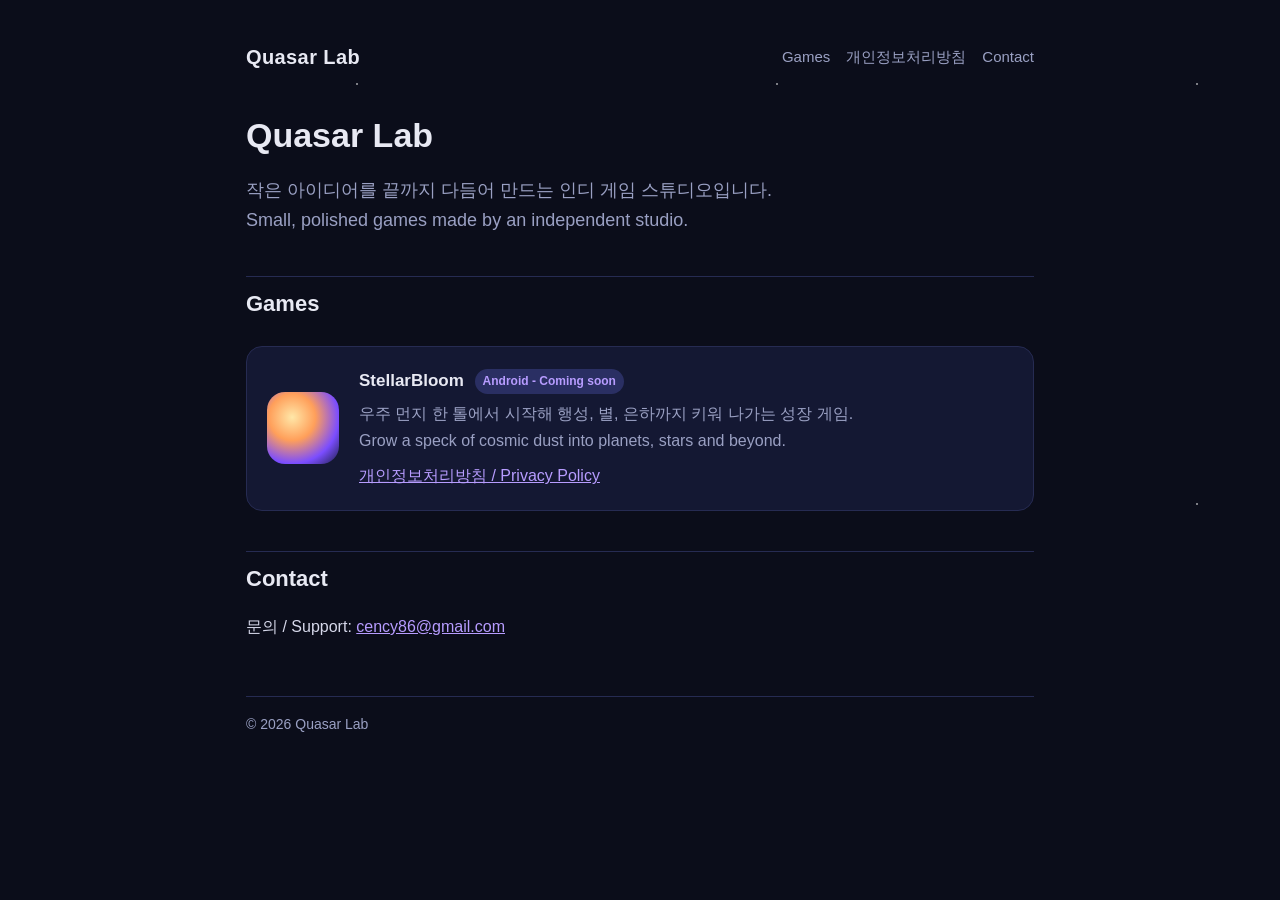
<file: index.html>
<!doctype html>
<html lang="ko">
<head>
<meta charset="utf-8">
<meta name="viewport" content="width=device-width,initial-scale=1">
<title>Quasar Lab</title>
<meta name="description" content="Quasar Lab - 작은 우주에서 시작하는 게임을 만드는 인디 게임 스튜디오">
<link rel="stylesheet" href="style.css">
</head>
<body>
<div class="wrap">
  <header class="site">
    <a class="brand" href="./">Quasar Lab</a>
    <nav><a href="#games">Games</a><a href="privacy.html">개인정보처리방침</a><a href="#contact">Contact</a></nav>
  </header>

  <h1>Quasar Lab</h1>
  <p class="lead">작은 아이디어를 끝까지 다듬어 만드는 인디 게임 스튜디오입니다.<br>Small, polished games made by an independent studio.</p>

  <h2 id="games">Games</h2>
  <div class="card">
    <div class="icon" aria-hidden="true"></div>
    <div>
      <h3>StellarBloom <span class="tag">Android - Coming soon</span></h3>
      <p>우주 먼지 한 톨에서 시작해 행성, 별, 은하까지 키워 나가는 성장 게임.<br>Grow a speck of cosmic dust into planets, stars and beyond.</p>
      <p style="margin-top:8px"><a href="privacy.html">개인정보처리방침 / Privacy Policy</a></p>
    </div>
  </div>

  <h2 id="contact">Contact</h2>
  <p>문의 / Support: <a href="mailto:cency86@gmail.com">cency86@gmail.com</a></p>

  <footer>&copy; 2026 Quasar Lab</footer>
</div>
</body>
</html>
</file>
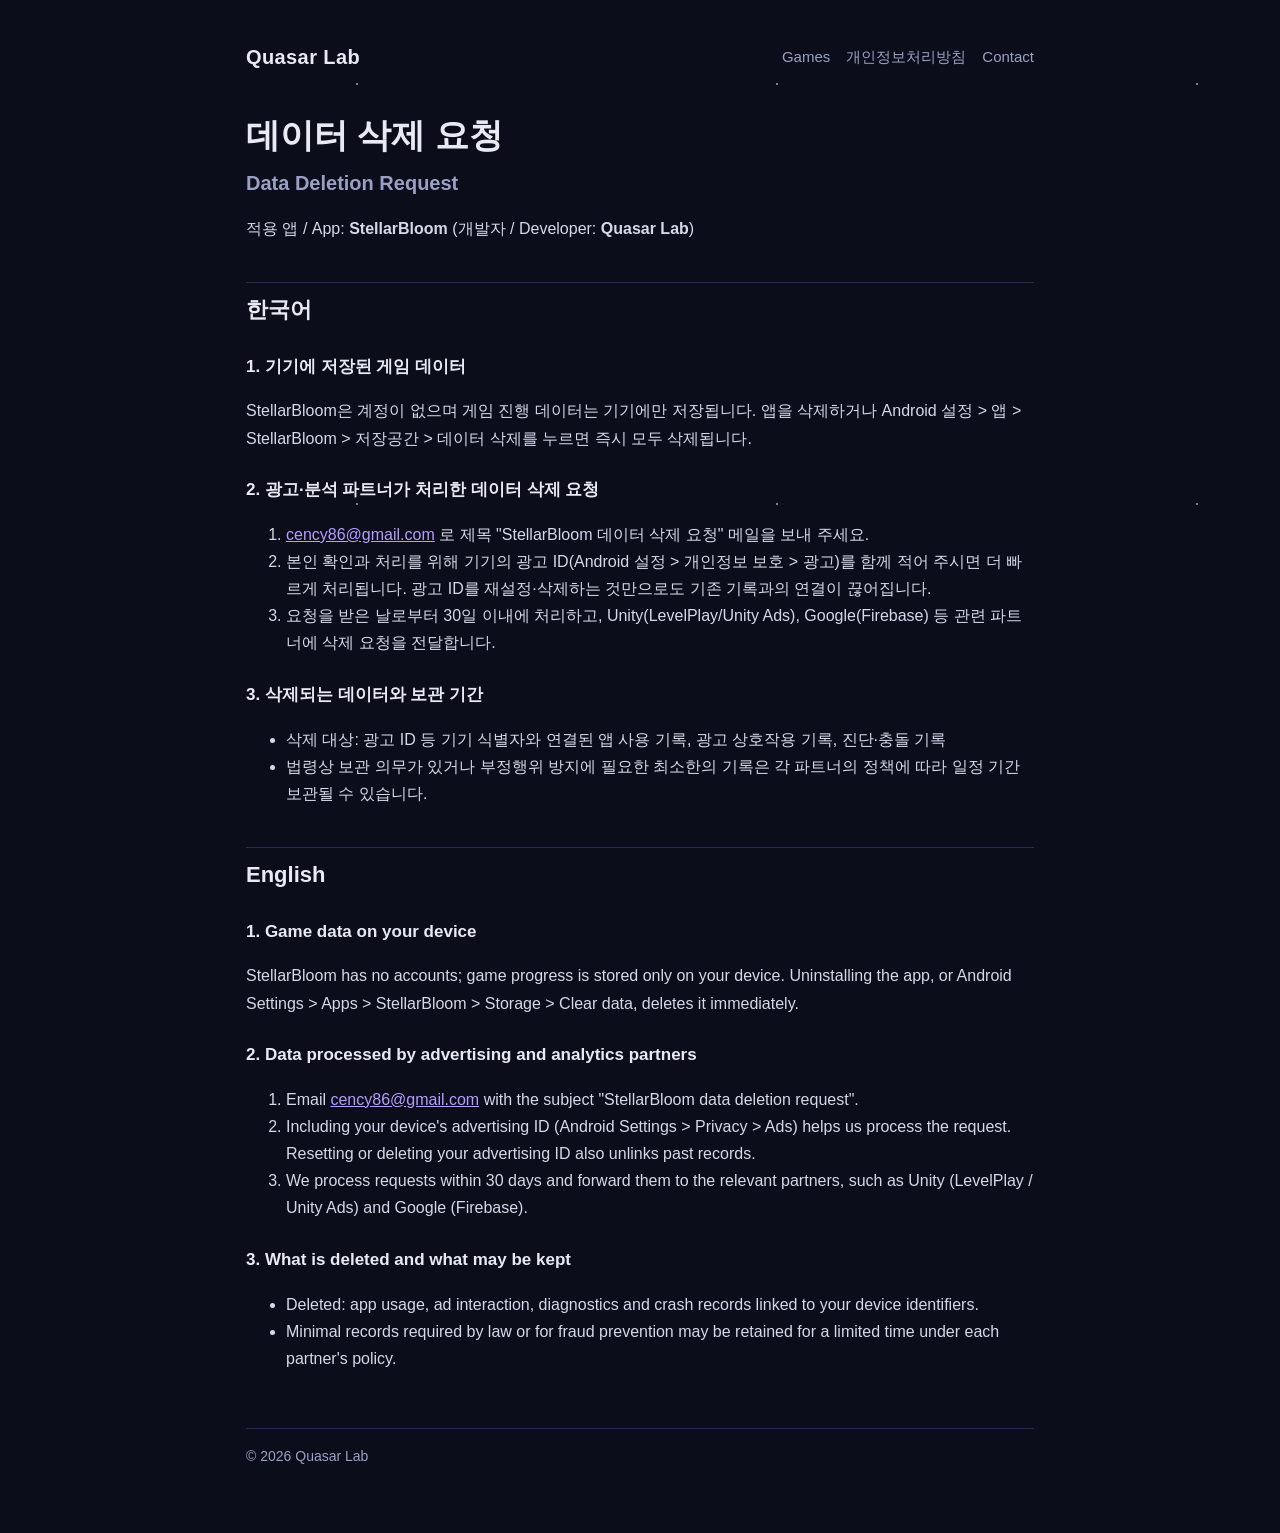
<file: data-deletion.html>
<!doctype html>
<html lang="ko">
<head>
<meta charset="utf-8">
<meta name="viewport" content="width=device-width,initial-scale=1">
<title>데이터 삭제 요청 | Quasar Lab</title>
<link rel="stylesheet" href="style.css">
</head>
<body>
<div class="wrap">
  <header class="site">
    <a class="brand" href="./">Quasar Lab</a>
    <nav><a href="./#games">Games</a><a href="privacy.html">개인정보처리방침</a><a href="./#contact">Contact</a></nav>
  </header>

  <h1>데이터 삭제 요청<br><small style="font-size:20px;color:var(--muted)">Data Deletion Request</small></h1>
  <p>적용 앱 / App: <strong>StellarBloom</strong> (개발자 / Developer: <strong>Quasar Lab</strong>)</p>

  <h2>한국어</h2>
  <h3>1. 기기에 저장된 게임 데이터</h3>
  <p>StellarBloom은 계정이 없으며 게임 진행 데이터는 기기에만 저장됩니다. 앱을 삭제하거나 Android 설정 &gt; 앱 &gt; StellarBloom &gt; 저장공간 &gt; 데이터 삭제를 누르면 즉시 모두 삭제됩니다.</p>
  <h3>2. 광고·분석 파트너가 처리한 데이터 삭제 요청</h3>
  <ol>
    <li><a href="mailto:cency86@gmail.com?subject=StellarBloom%20data%20deletion%20request">cency86@gmail.com</a> 로 제목 "StellarBloom 데이터 삭제 요청" 메일을 보내 주세요.</li>
    <li>본인 확인과 처리를 위해 기기의 광고 ID(Android 설정 &gt; 개인정보 보호 &gt; 광고)를 함께 적어 주시면 더 빠르게 처리됩니다. 광고 ID를 재설정·삭제하는 것만으로도 기존 기록과의 연결이 끊어집니다.</li>
    <li>요청을 받은 날로부터 30일 이내에 처리하고, Unity(LevelPlay/Unity Ads), Google(Firebase) 등 관련 파트너에 삭제 요청을 전달합니다.</li>
  </ol>
  <h3>3. 삭제되는 데이터와 보관 기간</h3>
  <ul>
    <li>삭제 대상: 광고 ID 등 기기 식별자와 연결된 앱 사용 기록, 광고 상호작용 기록, 진단·충돌 기록</li>
    <li>법령상 보관 의무가 있거나 부정행위 방지에 필요한 최소한의 기록은 각 파트너의 정책에 따라 일정 기간 보관될 수 있습니다.</li>
  </ul>

  <h2>English</h2>
  <h3>1. Game data on your device</h3>
  <p>StellarBloom has no accounts; game progress is stored only on your device. Uninstalling the app, or Android Settings &gt; Apps &gt; StellarBloom &gt; Storage &gt; Clear data, deletes it immediately.</p>
  <h3>2. Data processed by advertising and analytics partners</h3>
  <ol>
    <li>Email <a href="mailto:cency86@gmail.com?subject=StellarBloom%20data%20deletion%20request">cency86@gmail.com</a> with the subject "StellarBloom data deletion request".</li>
    <li>Including your device's advertising ID (Android Settings &gt; Privacy &gt; Ads) helps us process the request. Resetting or deleting your advertising ID also unlinks past records.</li>
    <li>We process requests within 30 days and forward them to the relevant partners, such as Unity (LevelPlay / Unity Ads) and Google (Firebase).</li>
  </ol>
  <h3>3. What is deleted and what may be kept</h3>
  <ul>
    <li>Deleted: app usage, ad interaction, diagnostics and crash records linked to your device identifiers.</li>
    <li>Minimal records required by law or for fraud prevention may be retained for a limited time under each partner's policy.</li>
  </ul>

  <footer>&copy; 2026 Quasar Lab</footer>
</div>
</body>
</html>
</file>
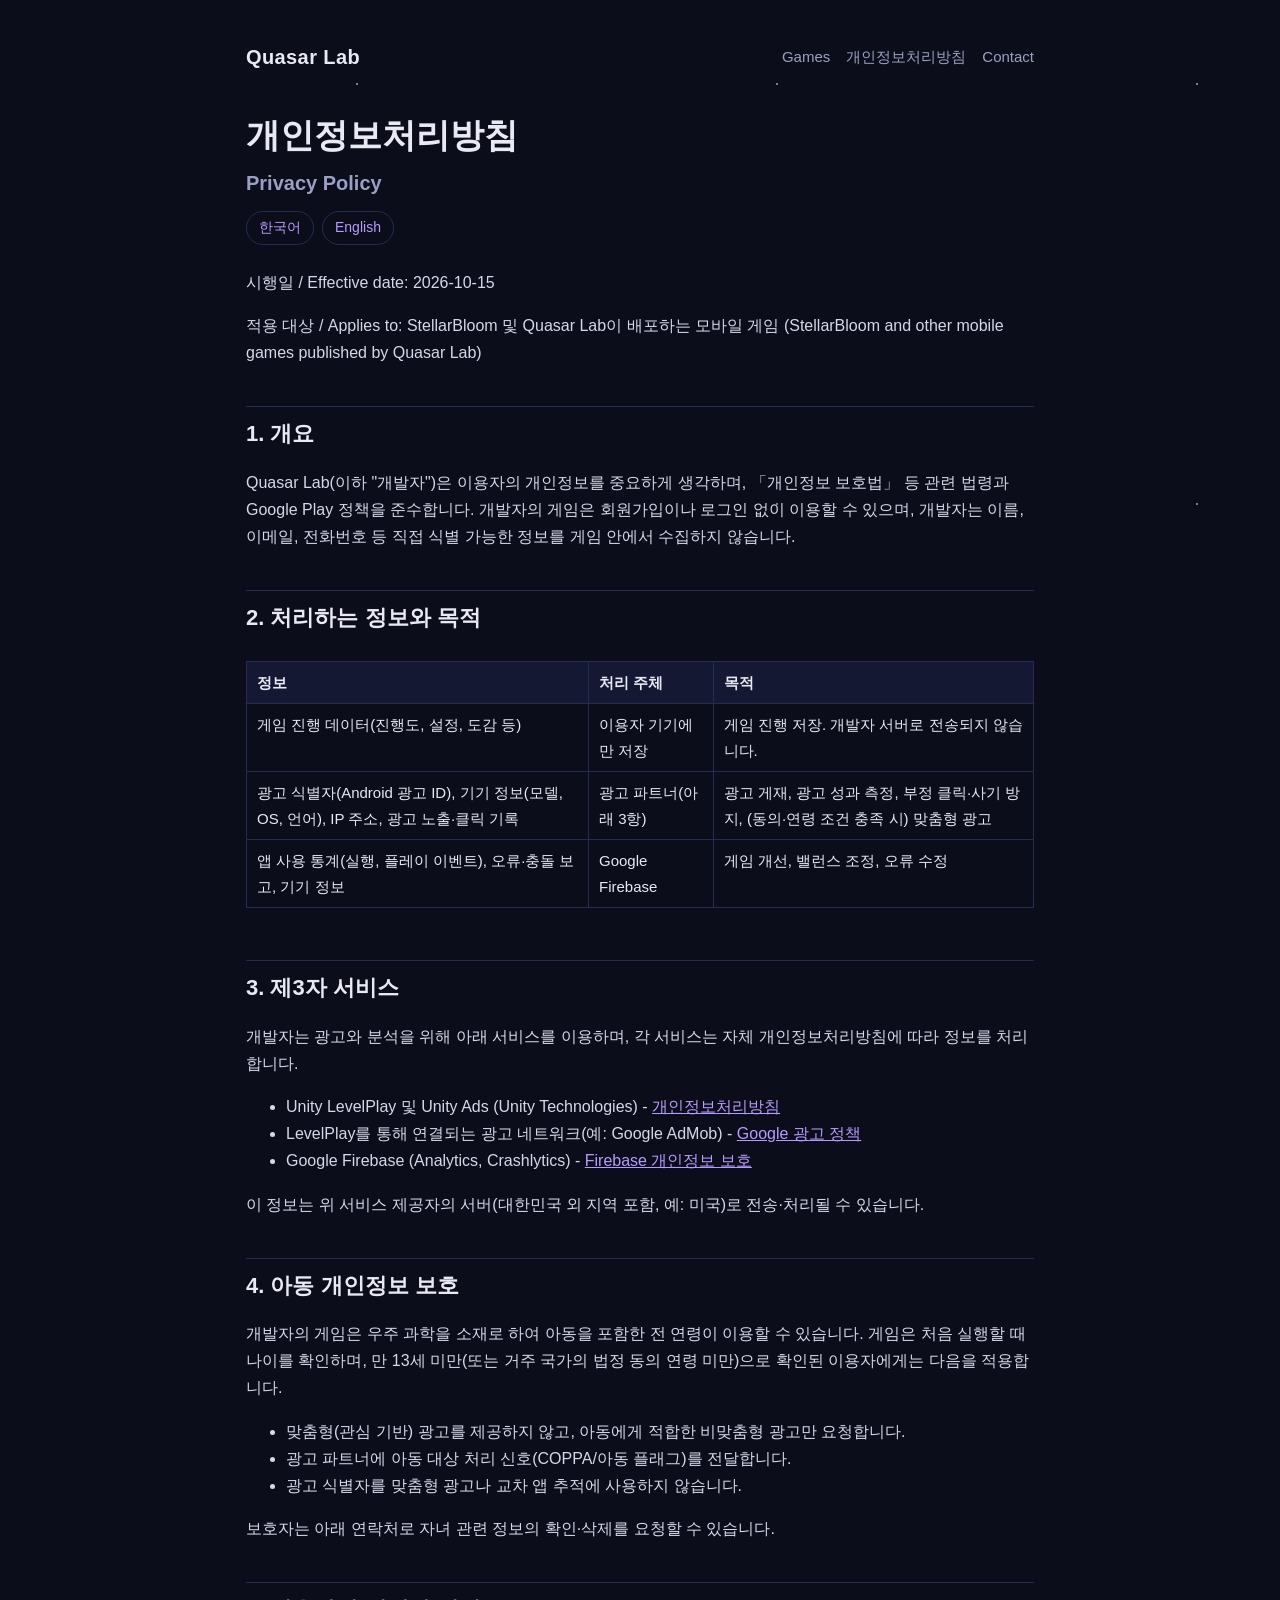
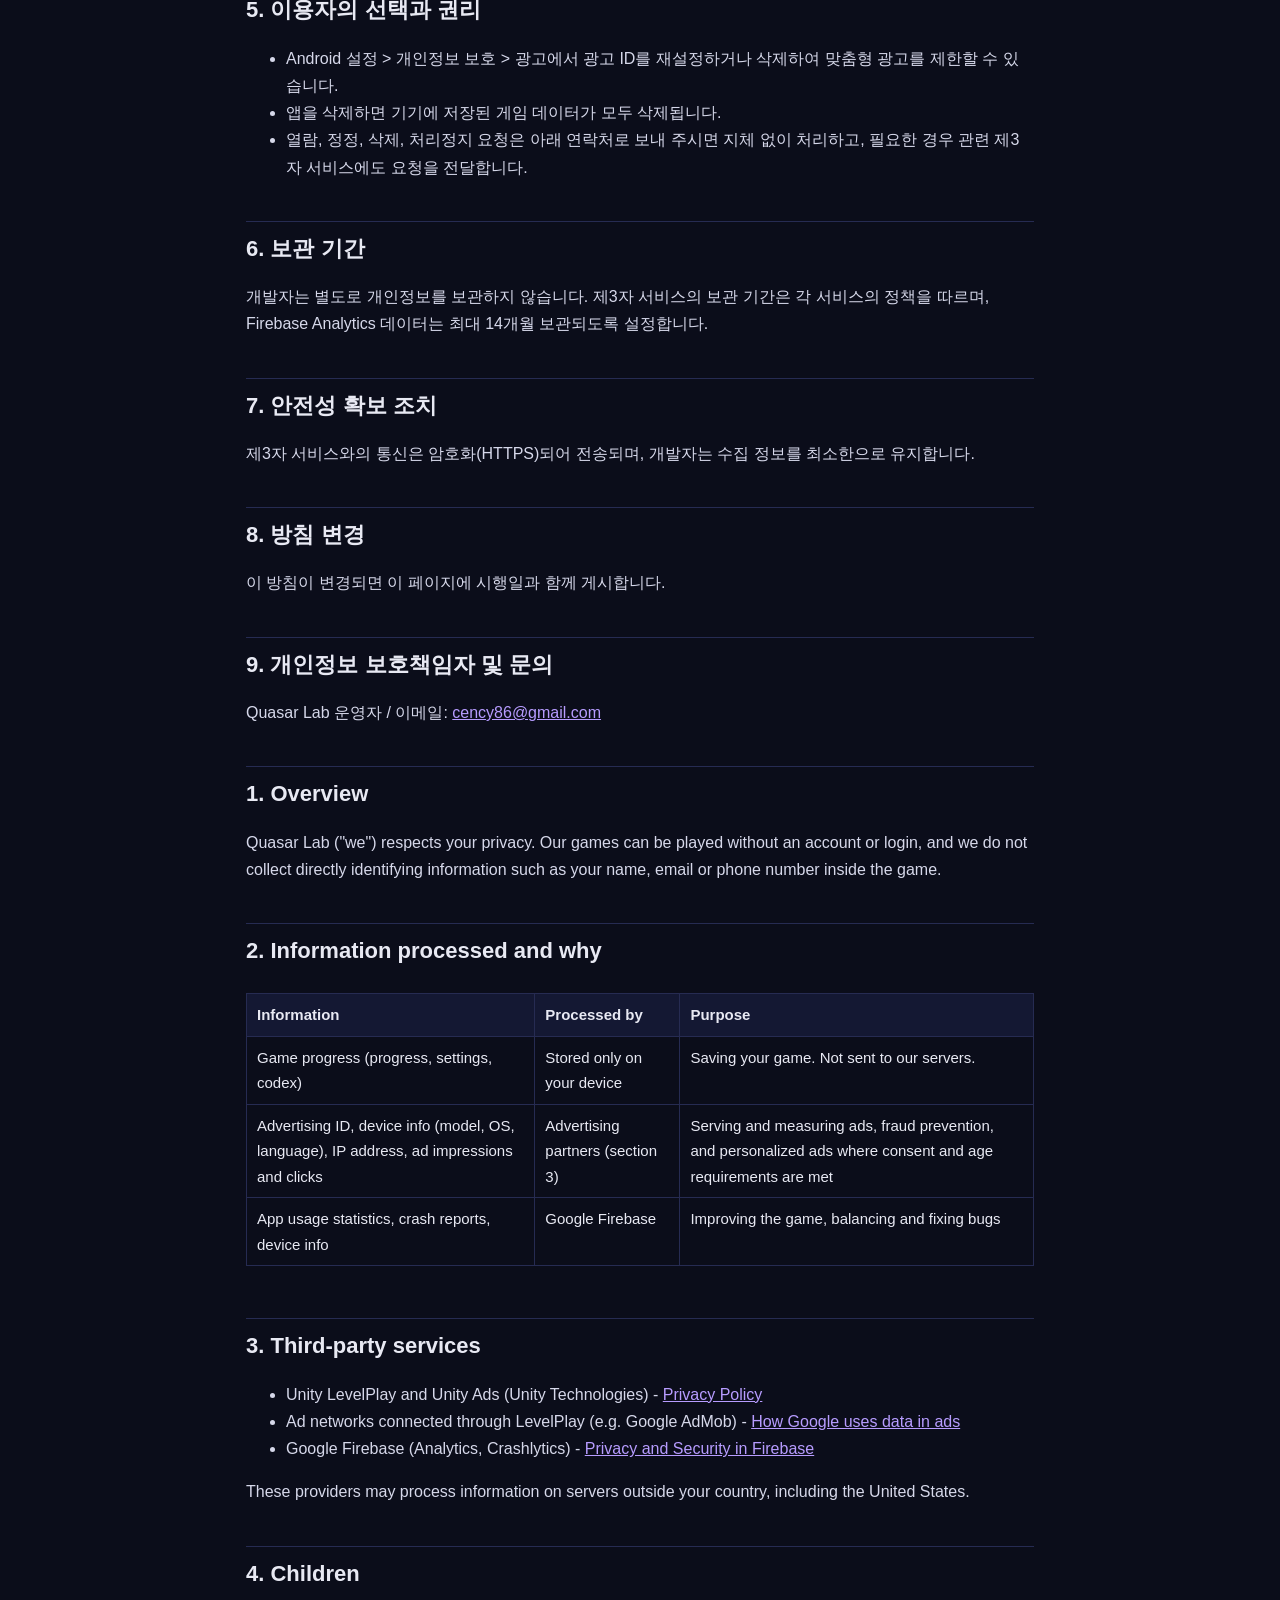
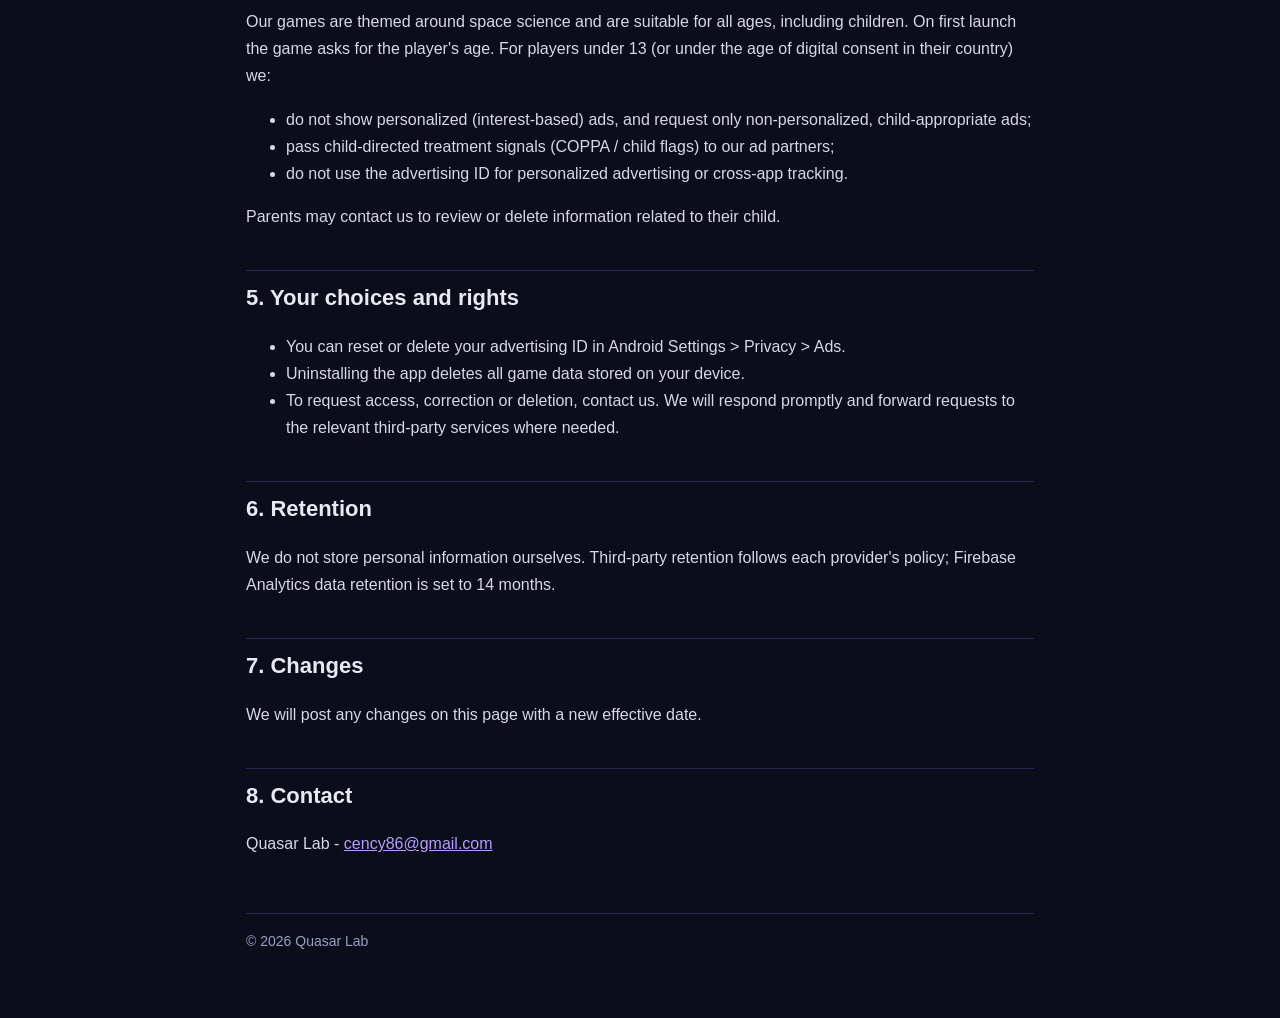
<file: privacy.html>
<!doctype html>
<html lang="ko">
<head>
<meta charset="utf-8">
<meta name="viewport" content="width=device-width,initial-scale=1">
<title>개인정보처리방침 | Quasar Lab</title>
<link rel="stylesheet" href="style.css">
</head>
<body>
<div class="wrap">
  <header class="site">
    <a class="brand" href="./">Quasar Lab</a>
    <nav><a href="./#games">Games</a><a href="privacy.html">개인정보처리방침</a><a href="./#contact">Contact</a></nav>
  </header>

  <h1>개인정보처리방침<br><small style="font-size:20px;color:var(--muted)">Privacy Policy</small></h1>
  <div class="lang"><a href="#ko">한국어</a><a href="#en">English</a></div>
  <p>시행일 / Effective date: 2026-10-15</p>
  <p>적용 대상 / Applies to: StellarBloom 및 Quasar Lab이 배포하는 모바일 게임 (StellarBloom and other mobile games published by Quasar Lab)</p>

  <!-- ===================== 한국어 ===================== -->
  <section id="ko">
  <h2>1. 개요</h2>
  <p>Quasar Lab(이하 "개발자")은 이용자의 개인정보를 중요하게 생각하며, 「개인정보 보호법」 등 관련 법령과 Google Play 정책을 준수합니다. 개발자의 게임은 회원가입이나 로그인 없이 이용할 수 있으며, 개발자는 이름, 이메일, 전화번호 등 직접 식별 가능한 정보를 게임 안에서 수집하지 않습니다.</p>

  <h2>2. 처리하는 정보와 목적</h2>
  <div class="tablewrap"><table>
    <tr><th>정보</th><th>처리 주체</th><th>목적</th></tr>
    <tr><td>게임 진행 데이터(진행도, 설정, 도감 등)</td><td>이용자 기기에만 저장</td><td>게임 진행 저장. 개발자 서버로 전송되지 않습니다.</td></tr>
    <tr><td>광고 식별자(Android 광고 ID), 기기 정보(모델, OS, 언어), IP 주소, 광고 노출·클릭 기록</td><td>광고 파트너(아래 3항)</td><td>광고 게재, 광고 성과 측정, 부정 클릭·사기 방지, (동의·연령 조건 충족 시) 맞춤형 광고</td></tr>
    <tr><td>앱 사용 통계(실행, 플레이 이벤트), 오류·충돌 보고, 기기 정보</td><td>Google Firebase</td><td>게임 개선, 밸런스 조정, 오류 수정</td></tr>
  </table></div>

  <h2>3. 제3자 서비스</h2>
  <p>개발자는 광고와 분석을 위해 아래 서비스를 이용하며, 각 서비스는 자체 개인정보처리방침에 따라 정보를 처리합니다.</p>
  <ul>
    <li>Unity LevelPlay 및 Unity Ads (Unity Technologies) - <a href="https://unity.com/legal/game-player-and-app-user-privacy-policy" rel="noopener">개인정보처리방침</a></li>
    <li>LevelPlay를 통해 연결되는 광고 네트워크(예: Google AdMob) - <a href="https://policies.google.com/technologies/ads" rel="noopener">Google 광고 정책</a></li>
    <li>Google Firebase (Analytics, Crashlytics) - <a href="https://firebase.google.com/support/privacy" rel="noopener">Firebase 개인정보 보호</a></li>
  </ul>
  <p>이 정보는 위 서비스 제공자의 서버(대한민국 외 지역 포함, 예: 미국)로 전송·처리될 수 있습니다.</p>

  <h2>4. 아동 개인정보 보호</h2>
  <p>개발자의 게임은 우주 과학을 소재로 하여 아동을 포함한 전 연령이 이용할 수 있습니다. 게임은 처음 실행할 때 나이를 확인하며, 만 13세 미만(또는 거주 국가의 법정 동의 연령 미만)으로 확인된 이용자에게는 다음을 적용합니다.</p>
  <ul>
    <li>맞춤형(관심 기반) 광고를 제공하지 않고, 아동에게 적합한 비맞춤형 광고만 요청합니다.</li>
    <li>광고 파트너에 아동 대상 처리 신호(COPPA/아동 플래그)를 전달합니다.</li>
    <li>광고 식별자를 맞춤형 광고나 교차 앱 추적에 사용하지 않습니다.</li>
  </ul>
  <p>보호자는 아래 연락처로 자녀 관련 정보의 확인·삭제를 요청할 수 있습니다.</p>

  <h2>5. 이용자의 선택과 권리</h2>
  <ul>
    <li>Android 설정 &gt; 개인정보 보호 &gt; 광고에서 광고 ID를 재설정하거나 삭제하여 맞춤형 광고를 제한할 수 있습니다.</li>
    <li>앱을 삭제하면 기기에 저장된 게임 데이터가 모두 삭제됩니다.</li>
    <li>열람, 정정, 삭제, 처리정지 요청은 아래 연락처로 보내 주시면 지체 없이 처리하고, 필요한 경우 관련 제3자 서비스에도 요청을 전달합니다.</li>
  </ul>

  <h2>6. 보관 기간</h2>
  <p>개발자는 별도로 개인정보를 보관하지 않습니다. 제3자 서비스의 보관 기간은 각 서비스의 정책을 따르며, Firebase Analytics 데이터는 최대 14개월 보관되도록 설정합니다.</p>

  <h2>7. 안전성 확보 조치</h2>
  <p>제3자 서비스와의 통신은 암호화(HTTPS)되어 전송되며, 개발자는 수집 정보를 최소한으로 유지합니다.</p>

  <h2>8. 방침 변경</h2>
  <p>이 방침이 변경되면 이 페이지에 시행일과 함께 게시합니다.</p>

  <h2>9. 개인정보 보호책임자 및 문의</h2>
  <p>Quasar Lab 운영자 / 이메일: <a href="mailto:cency86@gmail.com">cency86@gmail.com</a></p>
  </section>

  <!-- ===================== English ===================== -->
  <section id="en">
  <h2>1. Overview</h2>
  <p>Quasar Lab ("we") respects your privacy. Our games can be played without an account or login, and we do not collect directly identifying information such as your name, email or phone number inside the game.</p>

  <h2>2. Information processed and why</h2>
  <div class="tablewrap"><table>
    <tr><th>Information</th><th>Processed by</th><th>Purpose</th></tr>
    <tr><td>Game progress (progress, settings, codex)</td><td>Stored only on your device</td><td>Saving your game. Not sent to our servers.</td></tr>
    <tr><td>Advertising ID, device info (model, OS, language), IP address, ad impressions and clicks</td><td>Advertising partners (section 3)</td><td>Serving and measuring ads, fraud prevention, and personalized ads where consent and age requirements are met</td></tr>
    <tr><td>App usage statistics, crash reports, device info</td><td>Google Firebase</td><td>Improving the game, balancing and fixing bugs</td></tr>
  </table></div>

  <h2>3. Third-party services</h2>
  <ul>
    <li>Unity LevelPlay and Unity Ads (Unity Technologies) - <a href="https://unity.com/legal/game-player-and-app-user-privacy-policy" rel="noopener">Privacy Policy</a></li>
    <li>Ad networks connected through LevelPlay (e.g. Google AdMob) - <a href="https://policies.google.com/technologies/ads" rel="noopener">How Google uses data in ads</a></li>
    <li>Google Firebase (Analytics, Crashlytics) - <a href="https://firebase.google.com/support/privacy" rel="noopener">Privacy and Security in Firebase</a></li>
  </ul>
  <p>These providers may process information on servers outside your country, including the United States.</p>

  <h2>4. Children</h2>
  <p>Our games are themed around space science and are suitable for all ages, including children. On first launch the game asks for the player's age. For players under 13 (or under the age of digital consent in their country) we:</p>
  <ul>
    <li>do not show personalized (interest-based) ads, and request only non-personalized, child-appropriate ads;</li>
    <li>pass child-directed treatment signals (COPPA / child flags) to our ad partners;</li>
    <li>do not use the advertising ID for personalized advertising or cross-app tracking.</li>
  </ul>
  <p>Parents may contact us to review or delete information related to their child.</p>

  <h2>5. Your choices and rights</h2>
  <ul>
    <li>You can reset or delete your advertising ID in Android Settings &gt; Privacy &gt; Ads.</li>
    <li>Uninstalling the app deletes all game data stored on your device.</li>
    <li>To request access, correction or deletion, contact us. We will respond promptly and forward requests to the relevant third-party services where needed.</li>
  </ul>

  <h2>6. Retention</h2>
  <p>We do not store personal information ourselves. Third-party retention follows each provider's policy; Firebase Analytics data retention is set to 14 months.</p>

  <h2>7. Changes</h2>
  <p>We will post any changes on this page with a new effective date.</p>

  <h2>8. Contact</h2>
  <p>Quasar Lab - <a href="mailto:cency86@gmail.com">cency86@gmail.com</a></p>
  </section>

  <footer>&copy; 2026 Quasar Lab</footer>
</div>
</body>
</html>
</file>
<file: style.css>
:root{--bg:#0b0d1a;--panel:#141833;--text:#e8e9f3;--muted:#9aa0c3;--accent:#b79cff;--line:#262b52}
*{box-sizing:border-box}
html{-webkit-text-size-adjust:100%}
body{margin:0;background:var(--bg);color:var(--text);font:16px/1.7 -apple-system,BlinkMacSystemFont,"Segoe UI","Apple SD Gothic Neo","Malgun Gothic",sans-serif;
  background-image:radial-gradient(1px 1px at 20% 30%,#fff8 50%,transparent 51%),radial-gradient(1px 1px at 70% 80%,#fff6 50%,transparent 51%),radial-gradient(1.5px 1.5px at 85% 20%,#fff7 50%,transparent 51%),radial-gradient(1px 1px at 40% 65%,#fff5 50%,transparent 51%);background-size:420px 420px;background-attachment:fixed}
a{color:var(--accent)}
.wrap{max-width:820px;margin:0 auto;padding:40px 16px 64px}
header.site{display:flex;align-items:center;justify-content:space-between;gap:12px;margin-bottom:40px}
header.site .brand{font-weight:800;font-size:20px;letter-spacing:.02em;color:var(--text);text-decoration:none}
header.site nav a{margin-left:16px;color:var(--muted);text-decoration:none;font-size:15px}
header.site nav a:hover{color:var(--text)}
h1{font-size:34px;line-height:1.25;margin:0 0 12px}
h2{font-size:22px;margin:40px 0 12px;padding-top:8px;border-top:1px solid var(--line)}
h3{font-size:17px;margin:24px 0 8px}
p,li{color:#d6d8ea}
.lead{color:var(--muted);font-size:18px}
.card{display:flex;gap:20px;align-items:center;background:var(--panel);border:1px solid var(--line);border-radius:16px;padding:20px;margin:24px 0}
.card .icon{flex:0 0 72px;height:72px;border-radius:18px;background:radial-gradient(circle at 35% 35%,#ffe7a8,#ff9f5a 35%,#7b4dff 70%,#1b1f45 100%)}
.card h3{margin:0 0 4px}
.card p{margin:0;color:var(--muted)}
.tag{display:inline-block;font-size:12px;padding:2px 8px;border-radius:99px;background:#2a2f63;color:var(--accent);margin-left:6px;vertical-align:middle}
table{width:100%;border-collapse:collapse;margin:12px 0;font-size:15px}
th,td{border:1px solid var(--line);padding:8px 10px;text-align:left;vertical-align:top}
th{background:var(--panel)}
.tablewrap{overflow-x:auto}
.lang{display:flex;gap:8px;margin:8px 0 24px}
.lang a{padding:4px 12px;border:1px solid var(--line);border-radius:99px;text-decoration:none;font-size:14px}
footer{margin-top:56px;color:var(--muted);font-size:14px;border-top:1px solid var(--line);padding-top:16px}
@media (max-width:560px){h1{font-size:28px}header.site{flex-direction:column;align-items:flex-start}header.site nav a{margin:0 16px 0 0}.card{flex-direction:column;align-items:flex-start}}
</file>
